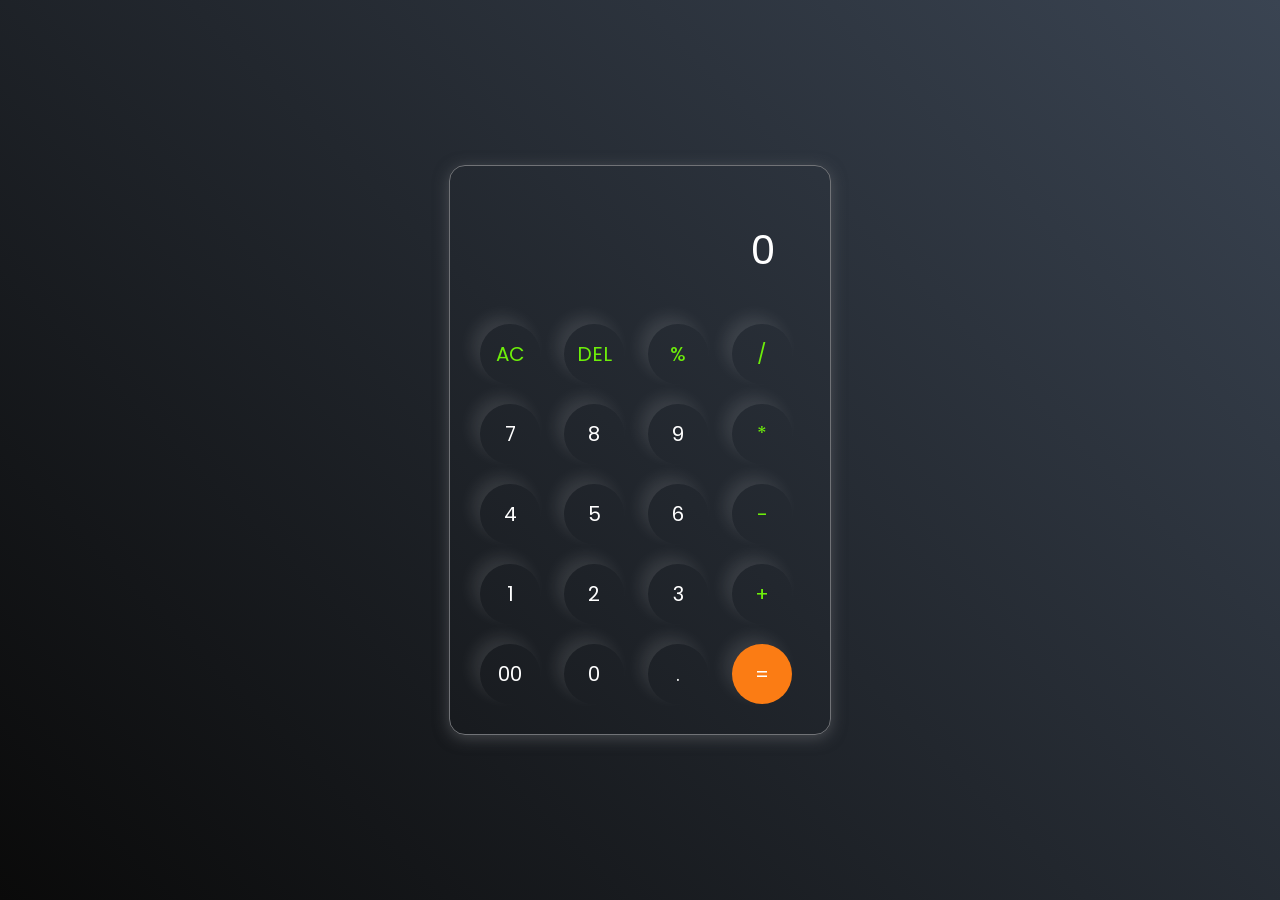
<file: calculator/index.html>
<!DOCTYPE html>
<html lang="en">
  <head>
    <meta charset="UTF-8" />
    <meta http-equiv="X-UA-Compatible" content="IE=edge" />
    <meta name="viewport" content="width=device-width, initial-scale=1.0" />
    <link rel="stylesheet" href="style.css" />
    <title>Calculator - By Code Traversal</title>
  </head>
  <body>
    <div class="container">
      <div class="calculator">
        <input type="text" id="inputBox" placeholder="0" />
        <div>
          <button class="button operator">AC</button>
          <button class="button operator">DEL</button>
          <button class="button operator">%</button>
          <button class="button operator">/</button>
        </div>
        <div>
          <button class="button">7</button>
          <button class="button">8</button>
          <button class="button">9</button>
          <button class="button operator">*</button>
        </div>
        <div>
          <button class="button">4</button>
          <button class="button">5</button>
          <button class="button">6</button>
          <button class="button operator">-</button>
        </div>
        <div>
          <button class="button">1</button>
          <button class="button">2</button>
          <button class="button">3</button>
          <button class="button operator">+</button>
        </div>

        <div>
          <button class="button">00</button>
          <button class="button">0</button>
          <button class="button">.</button>
          <button class="button equalBtn">=</button>
        </div>
      </div>
    </div>

    <script src="script.js"></script>
  </body>
</html>
</file>
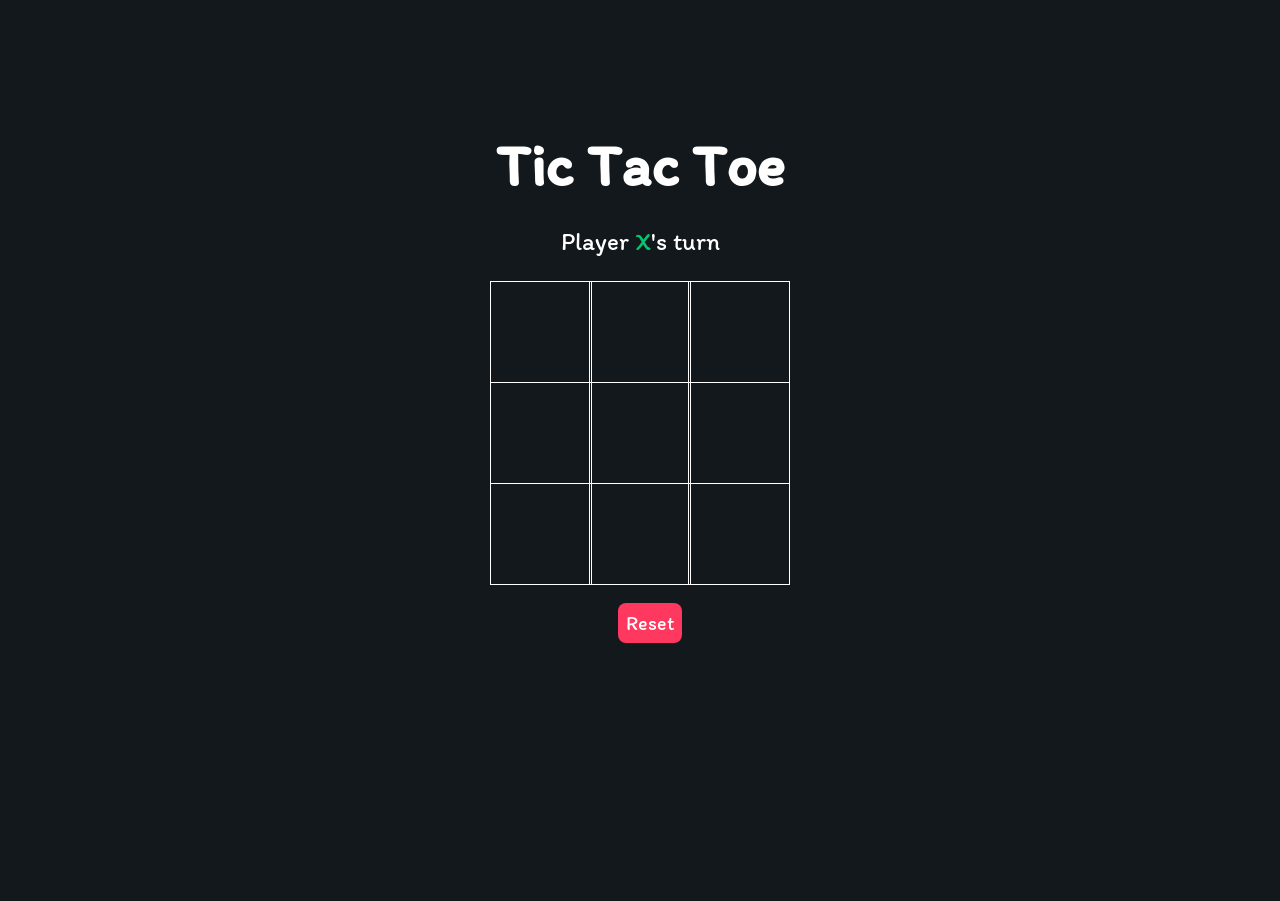
<file: tic-tac-toe/index.html>
<html lang="en">
<head>
    <meta charset="UTF-8">
    <meta http-equiv="X-UA-Compatible" content="IE=edge">
    <meta name="viewport" content="width=device-width, initial-scale=1.0">
    <link rel="stylesheet" href="style.css">
    <link rel="preconnect" href="https://fonts.gstatic.com">
    <link href="https://fonts.googleapis.com/css2?family=Itim&display=swap" rel="stylesheet">
    <script src="./index.js"></script>
    <title>Tic-Tac-Toe</title>
</head>
<body>
    <main class="background">
        <section class="title">
            <h1>Tic Tac Toe</h1>
        </section>
        <section class="display">
            Player <span class="display-player playerX">X</span>'s turn
        </section>
        <section class="container">
            <div class="tile"></div>
            <div class="tile"></div>
            <div class="tile"></div>
            <div class="tile"></div>
            <div class="tile"></div>
            <div class="tile"></div>
            <div class="tile"></div>
            <div class="tile"></div>
            <div class="tile"></div>
        </section>
        <section class="display announcer hide"></section>
        <section class="controls">
            <button id="reset">Reset</button>
        </section>
    </main>
</body>
</html>
</file>
<file: calculator/style.css>
@import url('https://fonts.googleapis.com/css2?family=Poppins:wght@500&display=swap');

*{
    margin: 0;
    padding: 0;
    box-sizing: border-box;
    font-family: 'Poppins', sans-serif;
}

body{
    width: 100%;
    height: 100vh;
    display: flex;
    justify-content: center;
    align-items: center;
    background: linear-gradient(45deg, #0a0a0a, #3a4452);
}

.calculator{
    border: 1px solid #717377;
    padding: 20px;
    border-radius: 16px;
    background: transparent;
    box-shadow: 0px 3px 15px rgba(113, 115, 119, 0.5);

}

input{
    width: 320px;
    border: none;
    padding: 24px;
    margin: 10px;
    background: transparent;
    box-shadow: 0px 3px 15px rgbs(84, 84, 84, 0.1);
    font-size: 40px;
    text-align: right;
    cursor: pointer;
    color: #ffffff;
}

input::placeholder{
    color: #ffffff;
}

button{
    border: none;
    width: 60px;
    height: 60px;
    margin: 10px;
    border-radius: 50%;
    background: transparent;
    color: #ffffff;
    font-size: 20px;
    box-shadow: -8px -8px 15px rgba(255, 255, 255, 0.1);
    cursor: pointer;
}

.equalBtn{
    background-color: #fb7c14;
}

.operator{
    color: #6dee0a;
}
</file>
<file: tic-tac-toe/style.css>
* {
    padding: 0;
    margin: 0;
    font-family: 'Itim', cursive;
}

.background {
    background-color: #12181B;
    height: 100vh;
    padding-top: 1px;
}

.title {
    color: white;
    text-align: center;
    font-size: 40px;
    margin-top: 10%;
}

.display {
    color: white;
    font-size: 25px;
    text-align: center;
    margin-top: 1em;
    margin-bottom: 1em;
}

.hide {
    display: none;
}

.container {
    margin: 0 auto;
    display: grid;
    grid-template-columns: 33% 33% 33%;
    grid-template-rows: 33% 33% 33%;
    max-width: 300px;

}

.tile {
    border: 1px solid white;
    min-width: 100px;
    min-height: 100px;
    display: flex;
    justify-content: center;
    align-items: center;
    font-size: 50px;
    cursor: pointer;
}

.playerX {
    color: #09C372;
}

.playerO {
    color: #498AFB;
}

.controls {
    display: flex;
    flex-direction: row;
    justify-content: center;
    align-items: center;
    margin-top: 1em;
}

.controls button {
    color: white;
    padding: 8px;
    border-radius: 8px;
    border: none;
    font-size: 20px;
    margin-left: 1em;
    cursor: pointer;
}

.restart {
    background-color: #498AFB;
}

#reset {
    background-color: #FF3860;
}
</file>
